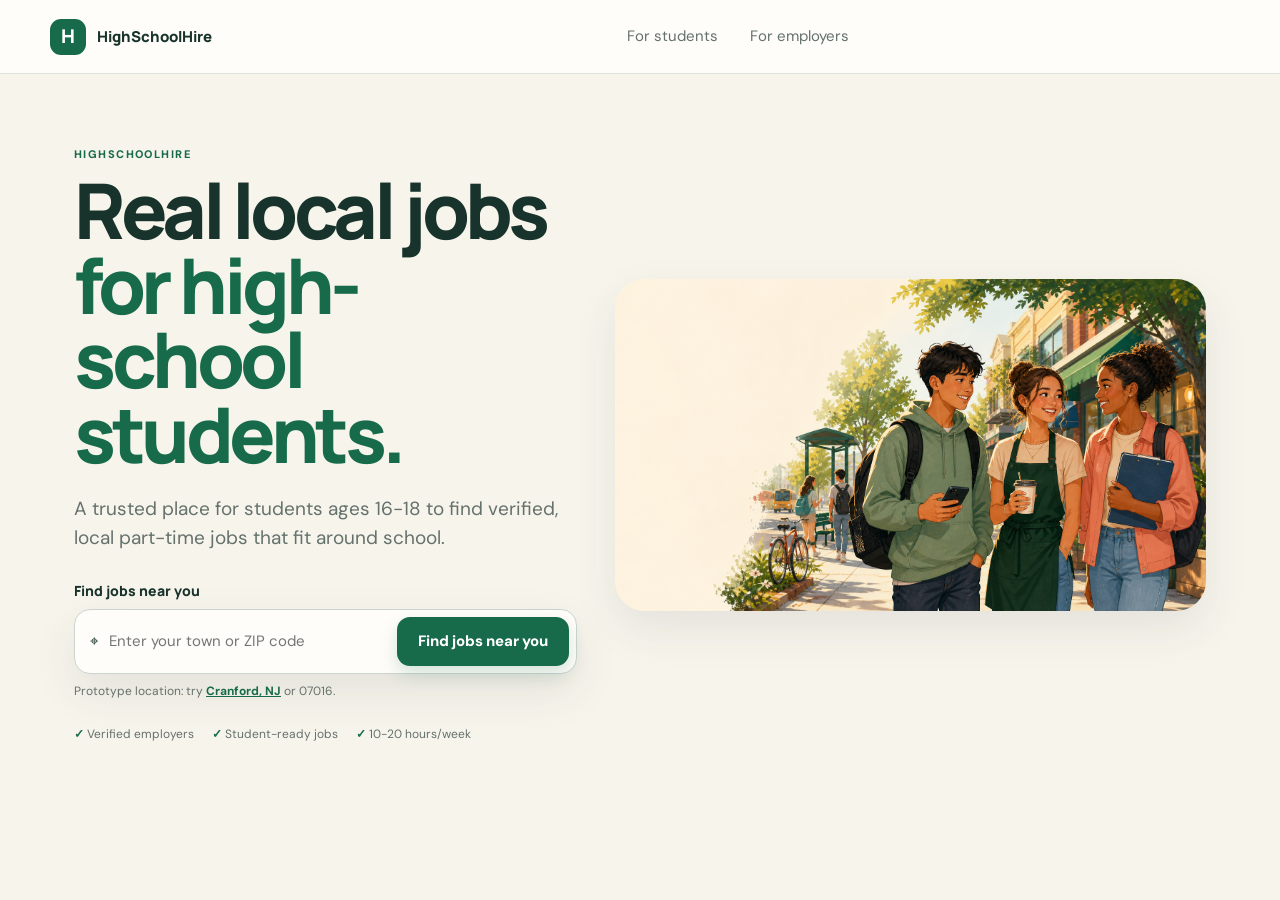
<file: index.html>
<!doctype html>
<html lang="en">
<head>
  <meta charset="UTF-8">
  <meta name="viewport" content="width=device-width, initial-scale=1.0">
  <meta name="description" content="HighSchoolHire: real local jobs for high-school students.">
  <link rel="canonical" href="https://rosina-dev.github.io/student-jobs/">
  <meta property="og:type" content="website">
  <meta property="og:site_name" content="HighSchoolHire">
  <meta property="og:title" content="HighSchoolHire — Jobs near Cranford">
  <meta property="og:description" content="Real local part-time opportunities for high-school students ages 16–18, within five miles of Cranford.">
  <meta property="og:url" content="https://rosina-dev.github.io/student-jobs/">
  <meta property="og:image" content="https://rosina-dev.github.io/student-jobs/cranford-share-clock-v3.png">
  <meta property="og:image:secure_url" content="https://rosina-dev.github.io/student-jobs/cranford-share-clock-v3.png">
  <meta property="og:image:type" content="image/png">
  <meta property="og:image:width" content="1672">
  <meta property="og:image:height" content="941">
  <meta property="og:image:alt" content="AI-generated concept of three high-school students at Cranford's downtown clock plaza">
  <meta name="twitter:card" content="summary_large_image">
  <meta name="twitter:title" content="HighSchoolHire — Jobs near Cranford">
  <meta name="twitter:description" content="Real local part-time opportunities for high-school students ages 16–18, within five miles of Cranford.">
  <meta name="twitter:image" content="https://rosina-dev.github.io/student-jobs/cranford-share-clock-v3.png">
  <title>HighSchoolHire — Real local jobs for high-school students</title>
  <link rel="preconnect" href="https://fonts.googleapis.com">
  <link rel="preconnect" href="https://fonts.gstatic.com" crossorigin>
  <link href="https://fonts.googleapis.com/css2?family=DM+Sans:wght@400;500;600;700&family=Manrope:wght@600;700;800&display=swap" rel="stylesheet">
  <link rel="stylesheet" href="styles.css?v=20260818-11">
</head>
<body>
  <header class="topbar">
    <a class="brand" href="#/" id="brand-home" aria-label="HighSchoolHire home"><span class="brand-mark">H</span><span>HighSchoolHire</span></a>
    <nav id="platform-nav" aria-label="Platform navigation"><button class="plain-nav" data-register>For students</button><button class="plain-nav" data-enter-employer>For employers</button></nav>
    <nav id="market-nav" class="hidden" aria-label="Marketplace navigation"><button class="nav-link active" data-view="jobs">Find jobs</button><button class="nav-link" data-view="applications">My applications</button><button class="nav-link" data-view="employer">For employers</button></nav>
    <button class="avatar hidden" aria-label="Open profile">JR</button>
  </header>

  <main>
    <section id="platform" class="view active-view platform-landing">
      <div class="neutral-hero shell"><div class="neutral-copy"><p class="eyebrow">HighSchoolHire</p><h1>Real local jobs<br><span>for high-school students.</span></h1><p class="landing-intro">A trusted place for students ages 16-18 to find verified, local part-time jobs that fit around school.</p><form id="location-form" class="location-form"><label for="town-search">Find jobs near you</label><div class="location-control"><span>⌖</span><input id="town-search" list="town-options" placeholder="Enter your town or ZIP code"><datalist id="town-options"><option value="Cranford, NJ"><option value="07016"></datalist><button class="primary-btn" type="submit">Find jobs near you</button></div><p>Prototype location: try <a class="inline-location" href="#/cranford" data-cranford>Cranford, NJ</a> or 07016.</p></form><div class="trust-strip"><span><strong>✓</strong> Verified employers</span><span><strong>✓</strong> Student-ready jobs</span><span><strong>✓</strong> 10-20 hours/week</span></div></div>
      <div class="platform-hero-visual"><img src="student-landing-hero.png" alt="Three high-school students balancing school and local part-time work in their neighborhood"></div>
    </div>
</section>
<section id="jobs" class="view">
            <div id="school-entry-banner" class="school-entry-banner hidden shell"><div><p class="eyebrow">School partner entry</p><strong>Opportunities for Cranford High School students</strong><span>You are viewing the same jobs-within-5-miles view available to all eligible local students.</span></div><button class="text-btn" data-normal-town>View standard town page →</button></div><div class="local-edition-bar"><div class="shell"><button class="back-platform" data-home>← All locations</button><span>Cranford, New Jersey</span><strong>Local edition</strong></div></div>
<div class="hero shell">
        <div>
          <p class="eyebrow">Cranford is your search center</p>
          <h1>Jobs near Cranford<br><span>that fit around school.</span></h1>
          <p class="hero-copy">Part-time opportunities for students ages 16-18, centered on Cranford and extending into nearby towns within 5 miles.</p>
        </div>
        <div class="hero-visual">
          <span class="hero-town-label">Cranford, NJ</span>
          <img src="cranford-hero-clock-v3.png" alt="AI-generated concept of high-school students at Cranford's downtown clock plaza">
          <aside class="safety-card">
            <div class="shield">✓</div>
            <div><strong>Safety comes standard</strong><span>Every employer and job is reviewed before you see it.</span></div>
          </aside>
        </div>
      </div>

      <div class="shell search-panel">
        <label class="search-box">
          <span>⌕</span>
          <input id="search" type="search" placeholder="Search jobs, employers, or skills" aria-label="Search jobs">
        </label>
        <button class="filter-btn active" data-filter="all">All jobs</button>
        <button class="filter-btn" data-filter="after-school">After school</button>
        <button class="filter-btn" data-filter="weekend">Weekends</button>
        <button class="filter-btn" data-filter="summer">Summer</button>
      </div>

      <div class="shell content-grid">
        <section>
          <div class="section-heading">
            <div><p class="eyebrow">Within 5 miles of Cranford</p><h2>Jobs near your starting point</h2></div>
            <p><strong id="result-count">10</strong> listings shown</p>
          </div>
          <div class="radius-control" aria-label="Search radius"><span>Search radius</span><button disabled>2 miles</button><button class="active" aria-current="true">5 miles</button><button disabled>10 miles</button><small>Approximate distances from downtown Cranford · more options later</small></div>
          <div id="job-list" class="job-list"></div>
          <div id="empty-state" class="empty-state hidden"><strong>No jobs match yet.</strong><span>Try another search or schedule.</span></div>
        </section>

        <aside class="sidebar">
          <div class="profile-card">
            <div class="progress-label"><span>Your profile</span><strong>75%</strong></div>
            <div class="progress"><span></span></div>
            <h3>Stand out to local employers</h3>
            <p>Add your availability and one skill to complete your profile.</p>
            <button class="text-btn">Complete profile →</button>
          </div>
          <div class="promise-card">
            <p class="eyebrow">Our promise</p>
            <h3>School comes first.</h3>
            <ul>
              <li>Jobs limited to 10–20 hours a week</li>
              <li>Age-appropriate duties and schedules</li>
              <li>No public phone number or address</li>
              <li>Simple report and block tools</li>
            </ul>
          </div>
        </aside>
      </div>

      <section class="shell employer-watch" aria-labelledby="watch-title">
        <div class="watch-heading"><div><p class="eyebrow">Evidence-backed employer landscape</p><h2 id="watch-title">Where student hiring is actually showing up</h2><p>Prioritized from current public listings or documented recurring youth hiring—not from business type alone. Checked August 18, 2026.</p></div></div>
        <div class="category-grid">
          <article><span class="signal strong">Strong current signal</span><div class="watch-icon">🛒</div><h3>Grocery & retail</h3><p>Most promising for steady local volume: ShopRite Garwood currently lists cashier, online-shopping, grocery and food-service roles; Five Below and Michaels have current age-16+ retail leads in Clark.</p><small>Named employers: ShopRite of Garwood, Five Below Clark, Michaels Clark</small></article>
          <article><span class="signal strong">Strong current signal</span><div class="watch-icon">🏀</div><h3>Youth programs & aquatics</h3><p>The Westfield Area YMCA currently lists 20 openings, including aftercare in Cranford and Garwood, plus aquatics roles. These schedules naturally align with school and seasonal calendars.</p><small>Named employers: Westfield Area YMCA; Cranford Pools for future seasonal cycles</small></article>
          <article><span class="signal strong">Repeated current listings</span><div class="watch-icon">☕</div><h3>Quick-service food</h3><p>Dunkin and McDonald’s explicitly publish age-16+ openings nearby. Soft N’ Yummy has a direct local application, although its age and hours still require confirmation.</p><small>Named employers: NATC Dunkin, McDonald’s Garwood, Soft N’ Yummy</small></article>
          <article><span class="signal medium">Promising, verify age</span><div class="watch-icon">🍽</div><h3>Senior-living dining</h3><p>Atria Cranford currently advertises part-time server/waitstaff work with published pay. Minimum age and weekly hours are not stated, so it remains a lead until confirmed.</p><small>Named employer: Atria Cranford</small></article>
          <article><span class="signal seasonal">Documented recurring hiring</span><div class="watch-icon">🏊</div><h3>Municipal seasonal work</h3><p>Cranford Pools documents a minimum working age of 15 and a recurring application process, but it is fully staffed for the 2026 season.</p><small>Named employer: Cranford Recreation & Parks</small></article>
          <article class="research-rule"><span class="signal neutral">Not promoted without evidence</span><div class="watch-icon">?</div><h3>Independent vendors</h3><p>Restaurants, bakeries, pizza shops, the theater and service stations are no longer labeled as places to watch unless we find a dated hiring post, application page or verified sign.</p><small>Community-submitted Instagram, Facebook and storefront leads can supply that evidence.</small></article>
        </div>
        <div class="evidence-sources"><a href="https://cta.cadienttalent.com/index.jsp?LOCATION_ID=41379753696&SEQ=locationDetails&applicationName=ShopRiteNonReqExt&locale=en_US" target="_blank" rel="noopener">ShopRite current roles ↗</a><a href="https://recruiting.paylocity.com/recruiting/jobs/All/a2010de4-50c9-427c-bb70-e3460002a1a0/YMCA-of-Westfield-NJ" target="_blank" rel="noopener">YMCA current roles ↗</a><a href="https://cranfordrecreation.org/1197/Pool-Job-Opportunities" target="_blank" rel="noopener">Cranford Pools hiring record ↗</a></div>
      </section>
      <section class="shell hiring-tip"><div class="tip-art">NOW<br><strong>HIRING?</strong></div><div><p class="eyebrow">Help uncover the jobs searches miss</p><h2>Spotted a “Now Hiring” sign?</h2><p>Send a business name, public Instagram or Facebook post, or a photo. We’ll verify the date, duties, age fit and availability first.</p></div><button class="primary-btn" data-share-tip>Share a job lead</button></section>
      <aside class="shell delivery-note"><strong>About delivery jobs</strong><span>Prepared-food driving is not shown to students under 18. Grubhub also requires drivers to be 18+.</span><a href="https://www.dol.gov/agencies/whd/fact-sheets/34-child-labor-motor-vehicles" target="_blank" rel="noopener">Why? ↗</a></aside>
    </section>

    <section id="applications" class="view shell dashboard-view">
      <p class="eyebrow">Student dashboard</p>
      <h1>My applications</h1>
      <div class="empty-applications"><div>♡</div><h2>No applications yet</h2><p>Save or apply to a current public listing and it will appear here.</p><button class="primary-btn" data-back-to-jobs>Browse current jobs</button></div>
    </section>

    <section id="employer" class="view shell dashboard-view">
      <div class="employer-hero">
        <div><p class="eyebrow">For local employers</p><h1>Meet dependable students nearby.</h1><p class="page-intro">Post a clear, age-appropriate role in minutes. We guide you through verification and youth-employment requirements.</p></div>
        <button class="primary-btn" id="start-post">Post a job</button>
      </div>
      <div class="employer-grid">
        <article><span>01</span><h3>Verify your organization</h3><p>Confirm the business and the person responsible for hiring.</p></article>
        <article><span>02</span><h3>Describe the real work</h3><p>List pay, duties, equipment, supervision, hours, and location.</p></article>
        <article><span>03</span><h3>Meet matched students</h3><p>Only receive applicants whose age and availability fit the role.</p></article>
      </div>
      <form id="job-form" class="job-form hidden">
        <div class="form-heading"><div><p class="eyebrow">New job</p><h2>Create a safe, clear posting</h2></div><button type="button" class="close-form" aria-label="Close form">×</button></div>
        <div class="form-grid">
          <label>Job title<input required name="title" placeholder="e.g. Weekend counter team member"></label>
          <label>Hourly pay<input required name="pay" placeholder="e.g. $16.00/hour"></label>
          <label>Hours per week<select required name="hours"><option>10–15 hours</option><option>15–20 hours</option></select></label>
          <label>Schedule<select required name="schedule"><option>After school</option><option>Weekends</option><option>After school + weekends</option><option>Summer</option></select></label>
          <label class="wide">Duties<textarea required name="duties" placeholder="What will the student actually do?"></textarea></label>
          <label class="check wide"><input required type="checkbox"> I confirm this role has no prohibited or hazardous duties for workers under 18.</label>
        </div>
        <div class="form-actions"><span>Listings are reviewed before publication.</span><button class="primary-btn" type="submit">Submit for review</button></div>
      </form>
    </section>
  </main>

  <dialog id="job-modal">
    <button class="modal-close" aria-label="Close">×</button>
    <div id="modal-content"></div>
  </dialog>

  <dialog id="audience-modal" class="audience-modal"><button class="audience-close modal-close" aria-label="Close">×</button><p class="eyebrow">Get started</p><h2>How will you use HighSchoolHire?</h2><div class="audience-options"><button type="button" data-audience-student><span>Student</span><small>Find and save local jobs</small></button><button type="button" data-audience-employer><span>Employer</span><small>Post a student-ready job</small></button></div></dialog>
  <dialog id="profile-modal" class="profile-modal"><button class="profile-close modal-close" aria-label="Close">×</button><p class="eyebrow">Student profile · prototype</p><h2>Tell us what works for you.</h2><p>School is optional and never controls which local jobs you can see.</p><form id="profile-form" class="profile-form"><label>Age<select required><option value="">Choose age</option><option>16</option><option>17</option><option>18</option></select></label><label>Home town or ZIP<input required value="Cranford, NJ"></label><label>School <span>Optional</span><select><option>Prefer not to say</option><option>Cranford High School</option><option>Union County Vocational-Technical Schools</option><option>Private school</option><option>Another school</option><option>Homeschool</option></select></label><p class="form-explainer">Town, age, availability, and travel range shape results. School does not.</p><button class="primary-btn" type="submit">Save profile</button></form></dialog>
  <dialog id="tip-modal" class="tip-modal"><button class="tip-close modal-close" aria-label="Close">×</button><p class="eyebrow">Community job lead</p><h2>What did you spot?</h2><p>Public social posts are welcome. Leads are checked before publication.</p><form id="tip-form" class="tip-form"><label>Business name<input required placeholder="e.g. a Cranford café"></label><label>Link or location<input required placeholder="Instagram, Facebook, or street address"></label><label>Photo of the sign <span>Optional</span><input type="file" accept="image/*"></label><label>What did it say?<textarea placeholder="Role, age, pay, hours—or anything visible"></textarea></label><label>Your contact <span>Optional</span><input type="email" placeholder="Email"></label><button class="primary-btn" type="submit">Send for verification</button></form></dialog>
  <div id="toast" role="status" aria-live="polite"></div>
  <script src="app.js?v=20260818-11"></script>
</body>
</html>
</file>
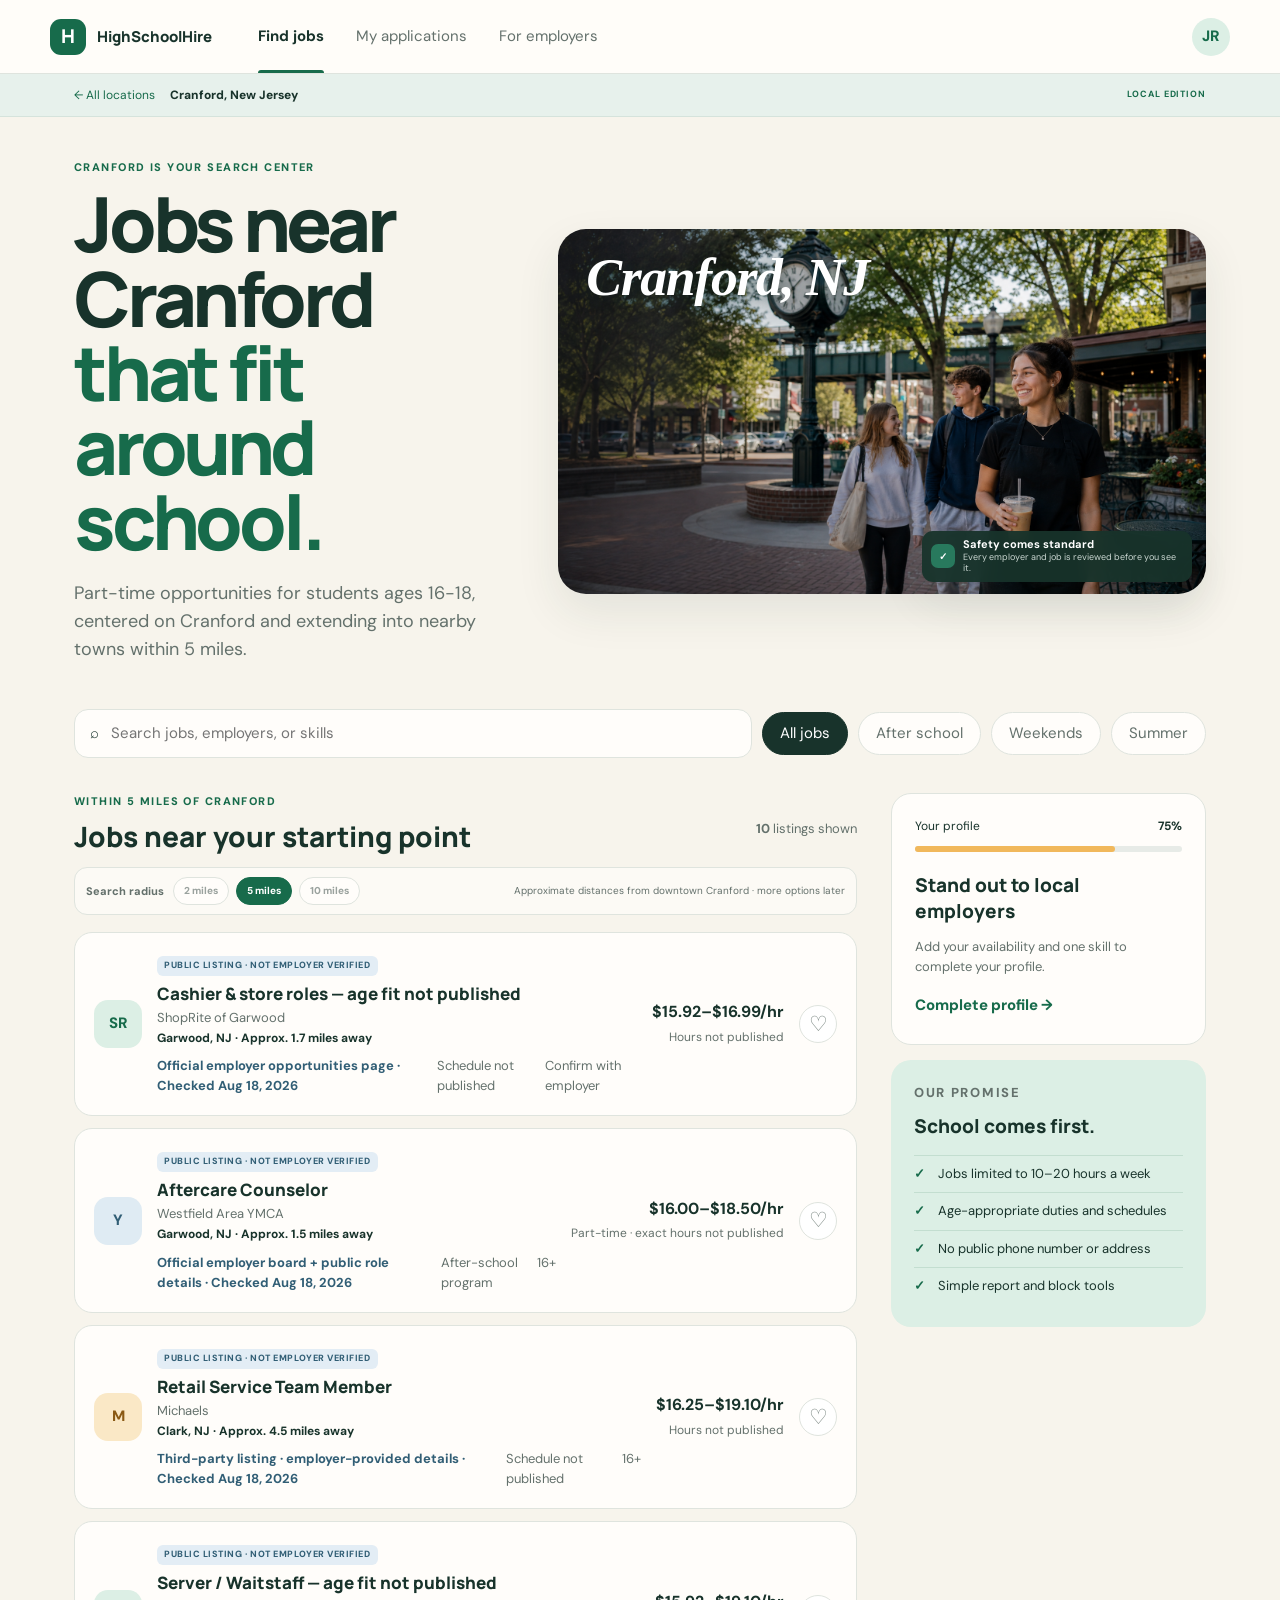
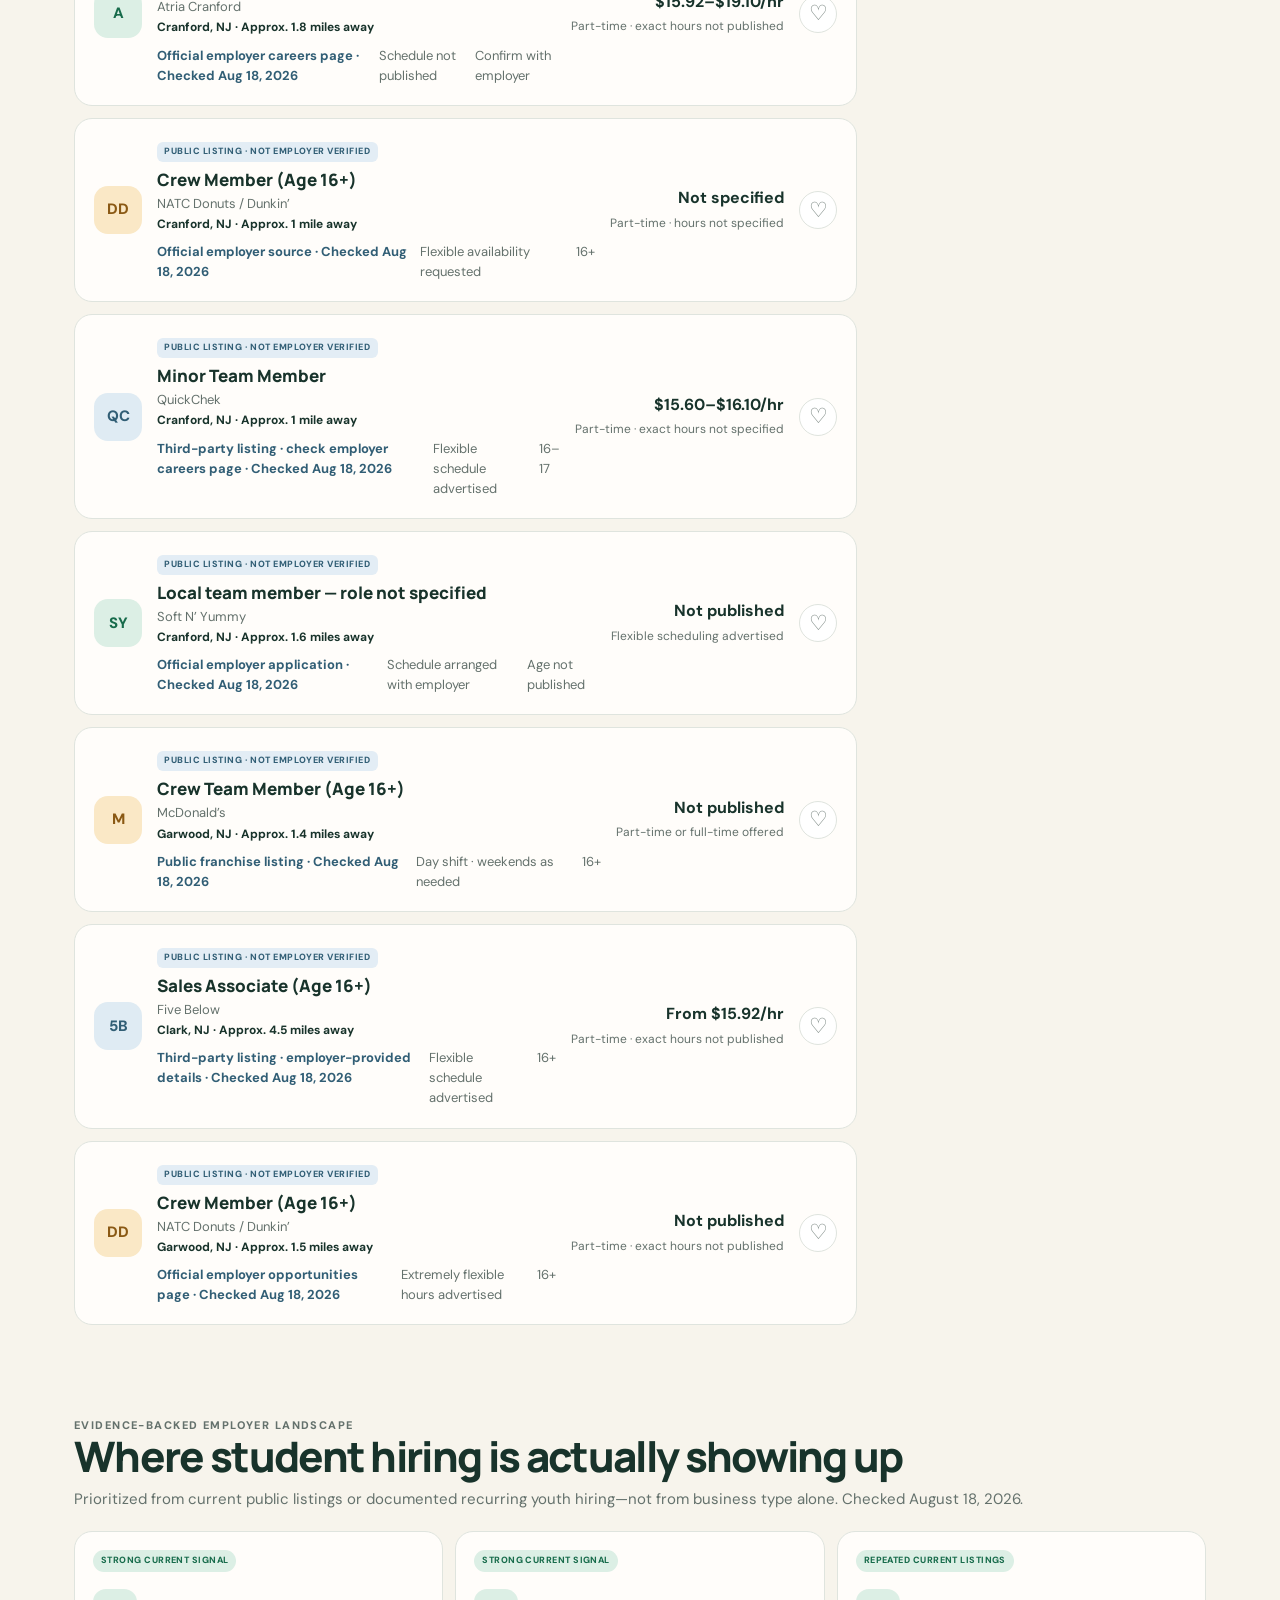
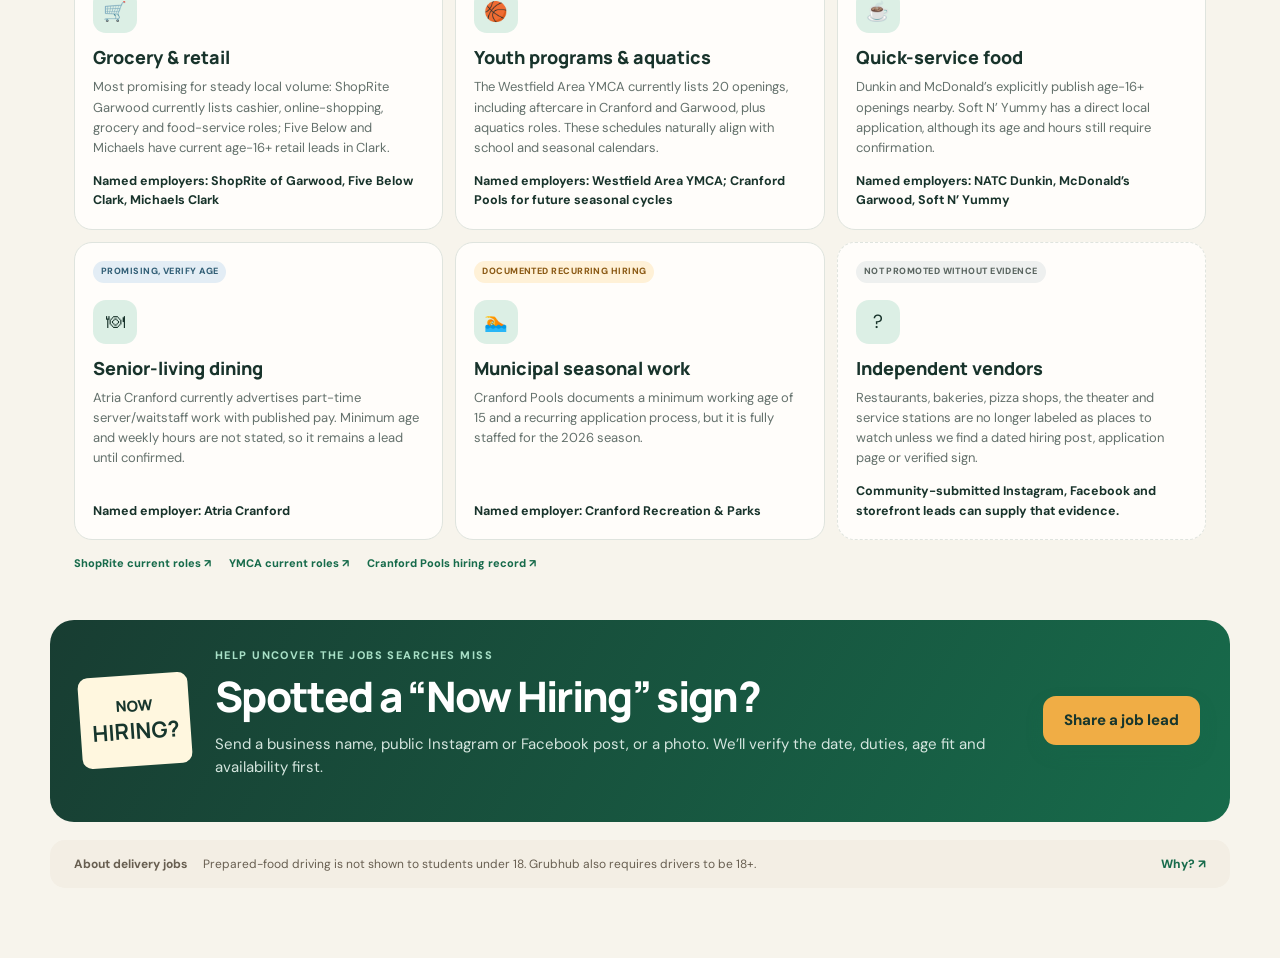
<file: cranford.html>
<!doctype html>
<html lang="en">
<head>
  <meta charset="UTF-8">
  <meta name="viewport" content="width=device-width, initial-scale=1.0">
  <meta name="description" content="Real local part-time opportunities for high-school students ages 16–18, within five miles of Cranford.">
  <link rel="canonical" href="https://rosina-dev.github.io/student-jobs/cranford.html">
  <meta property="og:type" content="website">
  <meta property="og:site_name" content="HighSchoolHire">
  <meta property="og:title" content="HighSchoolHire — Jobs near Cranford">
  <meta property="og:description" content="Real local part-time opportunities for high-school students ages 16–18, within five miles of Cranford.">
  <meta property="og:url" content="https://rosina-dev.github.io/student-jobs/cranford.html">
  <meta property="og:image" content="https://rosina-dev.github.io/student-jobs/cranford-whatsapp-v4.jpg">
  <meta property="og:image:secure_url" content="https://rosina-dev.github.io/student-jobs/cranford-whatsapp-v4.jpg">
  <meta property="og:image:type" content="image/jpeg">
  <meta property="og:image:width" content="1200">
  <meta property="og:image:height" content="630">
  <meta property="og:image:alt" content="AI-generated concept of three high-school students at Cranford's downtown clock plaza">
  <meta name="twitter:card" content="summary_large_image">
  <meta name="twitter:title" content="HighSchoolHire — Jobs near Cranford">
  <meta name="twitter:description" content="Real local part-time opportunities for high-school students ages 16–18, within five miles of Cranford.">
  <meta name="twitter:image" content="https://rosina-dev.github.io/student-jobs/cranford-whatsapp-v4.jpg">
  <meta http-equiv="refresh" content="0; url=./#/cranford">
  <title>HighSchoolHire — Jobs near Cranford</title>
</head>
<body>
  <p>Opening <a href="./#/cranford">HighSchoolHire jobs near Cranford</a>…</p>
  <script>window.location.replace('./#/cranford');</script>
</body>
</html>
</file>
<file: styles.css>
:root{--ink:#18332b;--muted:#64716c;--cream:#f7f4ec;--paper:#fffdfa;--green:#176b4b;--mint:#dcefe5;--amber:#f1b85b;--line:#dfe4de;--shadow:0 18px 45px rgba(29,54,46,.09)}
*{box-sizing:border-box}body{margin:0;background:var(--cream);color:var(--ink);font:15px/1.55 "DM Sans",sans-serif}.topbar{height:74px;padding:0 max(24px,calc((100vw - 1180px)/2));display:flex;align-items:center;gap:34px;background:rgba(255,253,250,.94);border-bottom:1px solid var(--line);position:sticky;top:0;z-index:10;backdrop-filter:blur(12px)}button,input,select,textarea{font:inherit}.brand{display:flex;align-items:center;gap:11px;color:var(--ink);font-family:Manrope,sans-serif;font-weight:800;text-decoration:none;white-space:nowrap}.brand small{display:block;color:#89938f;font:500 9px/1.1 "DM Sans";text-transform:uppercase;letter-spacing:.11em}.brand-mark{width:36px;height:36px;border-radius:11px;display:grid;place-items:center;color:white;background:var(--green);font-size:19px}.topbar nav{display:flex;align-self:stretch;gap:8px;margin-right:auto}.nav-link{border:0;background:none;color:var(--muted);padding:0 12px;cursor:pointer;position:relative}.nav-link.active{color:var(--ink);font-weight:700}.nav-link.active:after{content:"";position:absolute;bottom:0;left:12px;right:12px;height:3px;background:var(--green);border-radius:3px 3px 0 0}.avatar{border:0;background:var(--mint);color:var(--green);font-weight:800;width:38px;height:38px;border-radius:50%;cursor:pointer}.shell{max-width:1180px;margin-inline:auto;padding-inline:24px}.hero{display:grid;grid-template-columns:1.4fr .75fr;gap:60px;align-items:end;padding-top:64px;padding-bottom:45px}.eyebrow{text-transform:uppercase;letter-spacing:.13em;font-size:11px;font-weight:800;color:var(--green);margin:0 0 10px}.hero h1,.dashboard-view h1{font:800 clamp(44px,6vw,76px)/.98 Manrope,sans-serif;letter-spacing:-.055em;margin:0}.hero h1 span{color:var(--green)}.hero-copy,.page-intro{color:var(--muted);font-size:18px;max-width:630px;margin:22px 0 0}.safety-card{background:var(--ink);color:white;border-radius:22px;padding:23px;display:flex;gap:15px;align-items:center;box-shadow:var(--shadow)}.safety-card strong,.safety-card span{display:block}.safety-card span{color:#cad6d1;font-size:13px;margin-top:3px}.shield{flex:0 0 43px;height:43px;border-radius:14px;display:grid;place-items:center;background:#28795d;font-weight:bold}.search-panel{display:flex;gap:10px;align-items:center;padding-bottom:35px}.search-box{height:49px;flex:1;background:var(--paper);border:1px solid var(--line);border-radius:14px;display:flex;align-items:center;padding:0 15px;gap:10px}.search-box input{border:0;outline:0;width:100%;background:transparent;color:var(--ink)}.filter-btn{height:43px;border-radius:22px;border:1px solid var(--line);background:var(--paper);color:var(--muted);padding:0 17px;cursor:pointer}.filter-btn.active{background:var(--ink);border-color:var(--ink);color:white}.content-grid{display:grid;grid-template-columns:minmax(0,1fr) 315px;gap:34px;padding-bottom:70px}.section-heading{display:flex;justify-content:space-between;align-items:end;margin-bottom:18px}.section-heading h2{font:800 28px/1.15 Manrope;margin:0}.section-heading>p{color:var(--muted);font-size:13px}.job-list{display:grid;gap:12px}.job-card{background:var(--paper);border:1px solid var(--line);border-radius:18px;padding:19px;display:grid;grid-template-columns:48px 1fr auto;gap:15px;align-items:center;cursor:pointer;transition:.2s}.job-card:hover{transform:translateY(-2px);border-color:#9cb9ad;box-shadow:var(--shadow)}.company-logo{width:48px;height:48px;border-radius:14px;display:grid;place-items:center;font-weight:800}.green{background:var(--mint);color:var(--green)}.amber{background:#fae8c6;color:#8a5914}.blue{background:#dfebf3;color:#315e75}.job-card h3,.application-card h3{margin:0 0 3px;font:800 17px Manrope}.job-card p,.job-card span,.application-card span{margin:0;color:var(--muted);font-size:13px}.job-meta{display:flex;gap:13px;margin-top:8px}.verified{color:var(--green)!important;font-weight:700}.pay{text-align:right}.pay strong{display:block;font-size:16px}.pay span{font-size:12px}.sidebar{display:grid;gap:15px;align-content:start}.profile-card,.promise-card{border-radius:20px;padding:23px;background:var(--paper);border:1px solid var(--line)}.progress-label{display:flex;justify-content:space-between;font-size:12px}.progress{height:6px;background:#e7ebe7;border-radius:6px;margin:10px 0 20px}.progress span{display:block;width:75%;height:100%;background:var(--amber);border-radius:6px}.sidebar h3{font:800 19px Manrope;margin:0 0 7px}.sidebar p{color:var(--muted);font-size:13px}.text-btn{border:0;background:none;color:var(--green);font-weight:800;padding:4px 0;cursor:pointer}.promise-card{background:var(--mint);border:0}.promise-card ul{list-style:none;padding:0;margin:16px 0 0}.promise-card li{padding:8px 0 8px 24px;position:relative;font-size:13px;border-top:1px solid rgba(23,107,75,.13)}.promise-card li:before{content:"✓";position:absolute;left:0;color:var(--green);font-weight:bold}.view{display:none}.active-view{display:block}.dashboard-view{padding-top:62px;padding-bottom:80px}.dashboard-view h1{font-size:52px}.status-row{display:grid;grid-template-columns:repeat(3,1fr);gap:15px;margin:40px 0 24px}.status-row article{background:var(--paper);border:1px solid var(--line);border-radius:18px;padding:22px}.status-row strong,.status-row span{display:block}.status-row strong{font:800 32px Manrope}.status-row span{color:var(--muted)}.application-card{background:var(--paper);border:1px solid var(--line);border-radius:18px;padding:18px;margin-top:12px;display:grid;grid-template-columns:48px 1fr auto;gap:15px;align-items:center}.status-pill{background:var(--mint);color:var(--green)!important;border-radius:20px;padding:7px 12px;font-weight:700}.status-pill.neutral{background:#edf0ed;color:var(--muted)!important}.employer-hero{display:grid;grid-template-columns:1fr auto;align-items:end;gap:50px}.primary-btn{border:0;background:var(--green);color:white;border-radius:13px;padding:13px 21px;font-weight:800;cursor:pointer;box-shadow:0 8px 18px rgba(23,107,75,.18)}.employer-grid{display:grid;grid-template-columns:repeat(3,1fr);gap:15px;margin-top:42px}.employer-grid article{background:var(--paper);padding:24px;border:1px solid var(--line);border-radius:18px}.employer-grid article>span{color:var(--green);font-weight:800}.employer-grid h3{font:800 18px Manrope;margin:18px 0 7px}.employer-grid p{color:var(--muted);font-size:13px}.job-form{background:var(--paper);border:1px solid var(--line);border-radius:22px;margin-top:24px;padding:26px;box-shadow:var(--shadow)}.form-heading{display:flex;justify-content:space-between}.form-heading h2{font:800 26px Manrope;margin:0}.close-form,.modal-close{border:0;background:none;font-size:28px;color:var(--muted);cursor:pointer}.form-grid{display:grid;grid-template-columns:1fr 1fr;gap:17px;margin-top:25px}.form-grid label{font-size:12px;font-weight:800}.form-grid input,.form-grid select,.form-grid textarea{display:block;width:100%;margin-top:7px;border:1px solid var(--line);border-radius:11px;padding:11px;background:white;color:var(--ink)}.form-grid textarea{height:90px;resize:vertical}.form-grid .wide{grid-column:1/-1}.form-grid .check{display:flex;align-items:center;gap:8px;font-weight:500}.form-grid .check input{width:auto;margin:0}.form-actions{display:flex;align-items:center;justify-content:space-between;margin-top:20px;color:var(--muted);font-size:12px}.hidden{display:none!important}.empty-state{padding:50px;text-align:center;background:var(--paper);border:1px dashed #bdc8c2;border-radius:18px}.empty-state strong,.empty-state span{display:block}.empty-state span{color:var(--muted)}dialog{width:min(600px,calc(100vw - 30px));border:0;border-radius:24px;padding:28px;color:var(--ink);box-shadow:0 35px 90px rgba(18,45,36,.28)}dialog::backdrop{background:rgba(15,34,28,.62);backdrop-filter:blur(3px)}.modal-close{float:right}.modal-head{display:flex;gap:15px;align-items:center;margin-bottom:20px}.modal-head h2{font:800 27px Manrope;margin:0}.detail-grid{display:grid;grid-template-columns:1fr 1fr;gap:10px;margin:18px 0}.detail-grid div{background:var(--cream);border-radius:12px;padding:13px}.detail-grid span,.detail-grid strong{display:block}.detail-grid span{color:var(--muted);font-size:11px;text-transform:uppercase;letter-spacing:.08em}.modal-note{background:var(--mint);border-radius:13px;padding:14px;font-size:13px}.modal-actions{display:flex;justify-content:flex-end;margin-top:22px}#toast{position:fixed;right:22px;bottom:22px;background:var(--ink);color:white;padding:13px 18px;border-radius:12px;box-shadow:var(--shadow);opacity:0;transform:translateY(15px);transition:.25s;pointer-events:none;z-index:30}#toast.show{opacity:1;transform:none}
@media(max-width:850px){.topbar{padding:0 16px}.topbar nav{position:fixed;bottom:0;left:0;right:0;height:62px;background:var(--paper);border-top:1px solid var(--line);justify-content:space-around;z-index:20}.nav-link{flex:1}.nav-link.active:after{top:0;bottom:auto}.hero{grid-template-columns:1fr;padding-top:40px;gap:28px}.hero h1{font-size:52px}.search-panel{overflow:auto}.search-box{min-width:260px}.content-grid{grid-template-columns:1fr}.sidebar{grid-template-columns:1fr 1fr}.employer-grid{grid-template-columns:1fr}.dashboard-view{padding-bottom:90px}}
@media(max-width:580px){.brand small{display:none}.hero h1{font-size:43px}.hero-copy{font-size:16px}.search-panel{padding-inline:16px}.content-grid{padding-inline:16px}.section-heading{align-items:start}.section-heading>p{display:none}.job-card{grid-template-columns:44px 1fr}.pay{grid-column:2;text-align:left;display:flex;gap:5px}.job-meta{flex-wrap:wrap;gap:5px 10px}.sidebar{grid-template-columns:1fr}.status-row{grid-template-columns:1fr 1fr}.status-row article:last-child{grid-column:1/-1}.application-card{grid-template-columns:48px 1fr}.status-pill{grid-column:2;justify-self:start}.employer-hero{grid-template-columns:1fr;align-items:start}.form-grid{grid-template-columns:1fr}.form-grid .wide{grid-column:auto}.form-actions{align-items:flex-end;gap:15px}.detail-grid{grid-template-columns:1fr}.dashboard-view h1{font-size:42px}}

/* Teen-friendly local hero and saved-job controls */
.hero{grid-template-columns:.82fr 1.18fr;gap:34px;align-items:center;padding-top:42px}
.hero-visual{position:relative;min-width:0}.hero-visual img{display:block;width:100%;aspect-ratio:16/9;object-fit:cover;border-radius:28px;box-shadow:var(--shadow)}
.hero-visual .safety-card{position:absolute;left:20px;right:20px;bottom:18px;padding:16px 18px;border-radius:18px;background:rgba(24,51,43,.94);backdrop-filter:blur(8px)}
.job-card{grid-template-columns:48px 1fr auto auto}.sample-label{display:inline-flex!important;width:max-content;margin-bottom:6px!important;padding:3px 7px;border-radius:6px;background:#f1ece1;color:#756d60!important;font-size:9px!important;font-weight:800;text-transform:uppercase;letter-spacing:.08em}
.save-job{width:38px;height:38px;border:1px solid var(--line);border-radius:50%;background:white;color:#7b8782;font-size:21px;line-height:1;cursor:pointer;transition:.2s}.save-job:hover,.save-job.saved{color:#d34e62;border-color:#efb5be;background:#fff3f5}
@media(max-width:850px){.hero{grid-template-columns:1fr}.hero-visual .safety-card{position:absolute}}@media(max-width:580px){.job-card{grid-template-columns:44px 1fr auto}.save-job{grid-column:3;grid-row:1/3}.hero-visual img{border-radius:20px}.hero-visual .safety-card{position:relative;left:auto;right:auto;bottom:auto;margin-top:-12px}}

/* Platform landing and town-first architecture */
.plain-nav,.header-cta{border:0;background:none;color:var(--muted);padding:10px 12px;cursor:pointer}.header-cta{background:var(--ink);color:white;border-radius:11px;padding-inline:17px;font-weight:700}#platform-nav{display:flex;gap:8px;margin-left:auto;align-items:center}.platform-landing{min-height:calc(100vh - 74px);overflow:hidden}.neutral-hero{display:grid;grid-template-columns:1.02fr .98fr;gap:60px;align-items:center;padding-top:76px;padding-bottom:64px}.neutral-copy h1{font:800 clamp(48px,6vw,78px)/.97 Manrope,sans-serif;letter-spacing:-.058em;margin:0}.neutral-copy h1 span{color:var(--green)}.landing-intro{max-width:590px;color:var(--muted);font-size:19px;margin:23px 0 28px}.location-form>label{display:block;font:800 14px Manrope;margin-bottom:9px}.location-control{max-width:610px;display:flex;align-items:center;gap:9px;padding:7px 7px 7px 15px;border:1px solid #cbd5cf;border-radius:16px;background:var(--paper);box-shadow:var(--shadow)}.location-control input{min-width:0;flex:1;border:0;outline:0;background:transparent}.location-control .primary-btn{white-space:nowrap}.location-form>p{margin:8px 0 0;color:var(--muted);font-size:12px}.inline-location{border:0;background:none;color:var(--green);font-weight:700;padding:0;cursor:pointer}.trust-strip{display:flex;flex-wrap:wrap;gap:18px;margin-top:24px;color:var(--muted);font-size:12px}.trust-strip strong{color:var(--green)}.neutral-visual{height:500px;position:relative;border-radius:42px;background:linear-gradient(145deg,#e2f1e9,#f8e9ca 56%,#dbeaf2);overflow:hidden;box-shadow:var(--shadow)}.orbit{position:absolute;border:1px solid rgba(23,107,75,.18);border-radius:50%}.orbit-one{width:370px;height:370px;left:65px;top:60px}.orbit-two{width:250px;height:250px;left:125px;top:120px}.visual-center{position:absolute;left:50%;top:50%;transform:translate(-50%,-50%);width:150px;height:150px;border-radius:50%;display:grid;place-content:center;text-align:center;background:var(--ink);color:white;box-shadow:0 22px 45px rgba(24,51,43,.23)}.visual-center>span{font-size:24px;color:var(--amber)}.visual-center strong,.visual-center small{display:block}.visual-center small{color:#c9d7d1}.float-card{position:absolute;display:flex;align-items:center;gap:10px;padding:13px 15px;border-radius:15px;background:rgba(255,253,250,.94);box-shadow:0 14px 30px rgba(29,54,46,.14)}.float-card>span{width:36px;height:36px;display:grid;place-items:center;border-radius:10px;background:var(--mint);color:var(--green)}.float-card strong,.float-card small{display:block}.float-card small{color:var(--muted);font-size:11px}.cafe-card{left:28px;top:75px}.library-card{right:28px;top:117px}.rec-card{left:55px;bottom:67px}.verified-bubble{position:absolute;right:28px;bottom:72px;background:var(--green);color:white;padding:10px 14px;border-radius:20px;font-size:12px;font-weight:700}.audience-row{display:grid;grid-template-columns:repeat(3,1fr);gap:14px;padding-bottom:42px}.audience-row article{padding:23px;border-radius:18px;background:var(--paper);border:1px solid var(--line)}.audience-row article>span{color:var(--green);font-weight:800}.audience-row h2{font:800 18px Manrope;margin:12px 0 5px}.audience-row p{color:var(--muted);font-size:13px;margin:0}.platform-note{display:flex;justify-content:space-between;gap:20px;margin-bottom:70px;padding:22px 25px;border-radius:18px;background:var(--ink);color:white}.platform-note span{color:#c9d7d1}.local-edition-bar{background:#e7f1ec;border-bottom:1px solid #d5e3dc}.local-edition-bar .shell{height:42px;display:flex;align-items:center;gap:15px;font-size:12px}.local-edition-bar span{font-weight:800}.local-edition-bar strong{margin-left:auto;color:var(--green);text-transform:uppercase;letter-spacing:.1em;font-size:9px}.back-platform{border:0;background:none;color:var(--green);cursor:pointer;padding:0}.school-entry-banner{margin-top:18px;padding:17px 20px;display:flex;align-items:center;justify-content:space-between;gap:25px;background:#fff1d8;border:1px solid #efc97d;border-radius:16px}.school-entry-banner strong,.school-entry-banner span{display:block}.school-entry-banner span{color:var(--muted);font-size:12px}.profile-modal h2{font:800 28px Manrope;margin:0}.profile-modal>p{color:var(--muted)}.profile-form{display:grid;gap:14px;margin-top:22px}.profile-form label{font-size:12px;font-weight:800}.profile-form label>span{color:var(--muted);font-weight:500}.profile-form input,.profile-form select{display:block;width:100%;margin-top:6px;border:1px solid var(--line);border-radius:11px;padding:11px;background:white}.form-explainer{background:var(--mint);padding:12px;border-radius:11px;color:var(--green);font-size:12px}.profile-form .primary-btn{justify-self:end}
@media(max-width:900px){.neutral-hero{grid-template-columns:1fr;padding-top:48px}.neutral-visual{height:410px}.audience-row{grid-template-columns:1fr}.platform-note{flex-direction:column}.topbar #platform-nav .plain-nav{display:none}}
@media(max-width:580px){.neutral-copy h1{font-size:44px}.neutral-hero{padding-inline:18px;gap:34px}.neutral-visual{height:330px;border-radius:28px}.orbit-one{left:20px;top:20px}.visual-center{width:120px;height:120px}.float-card{padding:9px}.library-card{right:10px}.cafe-card{left:10px;top:45px}.rec-card{left:14px;bottom:38px}.verified-bubble{right:12px;bottom:40px}.location-control{align-items:stretch;flex-wrap:wrap}.location-control input{min-height:42px}.location-control .primary-btn{width:100%}.school-entry-banner{margin-inline:15px;align-items:flex-start;flex-direction:column}}

.hero-town-label{position:absolute;top:18px;left:20px;z-index:2;display:flex;align-items:center;gap:7px;padding:8px 12px;border:1px solid rgba(255,255,255,.65);border-radius:20px;background:rgba(255,253,250,.9);color:var(--ink);font:800 12px Manrope,sans-serif;box-shadow:0 8px 20px rgba(24,51,43,.13);backdrop-filter:blur(8px)}
.hero-town-label:before{content:"";width:7px;height:7px;border-radius:50%;background:var(--green)}
@media(max-width:580px){.hero-town-label{top:12px;left:12px}}

/* Teen-focused visual job preview */
.job-drop{padding-top:25px;padding-bottom:85px}.job-drop-heading{display:grid;grid-template-columns:1fr .75fr;gap:50px;align-items:end}.job-drop-heading h2{font:800 clamp(36px,5vw,60px)/.98 Manrope,sans-serif;letter-spacing:-.05em;margin:0}.job-drop-heading h2 span{color:var(--green)}.job-drop-heading>p{color:var(--muted);max-width:430px;margin:0 0 5px}.energy-tags{display:flex;gap:9px;overflow:hidden;margin:32px 0 27px}.energy-tags span{flex:0 0 auto;padding:7px 11px;border:1px solid #bdccc4;border-radius:20px;color:var(--green);background:rgba(255,253,250,.65);font-size:10px;font-weight:800;letter-spacing:.08em}.preview-deck{min-height:320px;display:flex;justify-content:center;align-items:center;padding:28px 40px;position:relative;border-radius:32px;background:linear-gradient(120deg,#dcefe5,#f6e6c5 52%,#dceaf2);overflow:hidden}.preview-deck:before,.preview-deck:after{content:"";position:absolute;border-radius:50%;border:1px solid rgba(23,107,75,.15)}.preview-deck:before{width:400px;height:400px;left:-90px;top:-180px}.preview-deck:after{width:310px;height:310px;right:-65px;bottom:-180px}.preview-job{width:270px;min-height:226px;padding:20px;border-radius:22px;background:var(--paper);border:1px solid rgba(255,255,255,.7);box-shadow:0 20px 38px rgba(24,51,43,.15);position:relative;z-index:1}.preview-cafe{transform:rotate(-4deg) translateX(18px)}.preview-library{z-index:3;transform:translateY(-12px)}.preview-rec{transform:rotate(4deg) translateX(-18px)}.preview-top,.preview-details{display:flex;align-items:center;justify-content:space-between}.preview-icon{width:44px;height:44px;display:grid;place-items:center;border-radius:13px;background:var(--mint);font-size:20px}.preview-heart{font-size:26px;color:#cf5264}.preview-sample{display:block;margin-top:18px;color:#8a7e6b;font-size:9px;font-weight:800;text-transform:uppercase;letter-spacing:.06em}.preview-job h3{font:800 21px Manrope,sans-serif;margin:6px 0 18px}.preview-details{padding-top:12px;border-top:1px solid var(--line);color:var(--muted)}.preview-details strong{color:var(--ink);font-size:17px}.preview-job small{display:block;color:var(--green);font-weight:700;margin-top:12px}.preview-library .preview-icon{background:#dfebf3;color:#315e75}.preview-rec .preview-icon{background:#fae8c6;color:#8a5914}.cross-audience-line{text-align:center;color:var(--muted);font-size:16px;margin:28px 0 0}.cross-audience-line strong{color:var(--ink)}
@media(max-width:760px){.job-drop-heading{grid-template-columns:1fr;gap:15px}.energy-tags{margin-right:-24px}.preview-deck{min-height:570px;display:block;padding:35px 20px}.preview-job{width:min(285px,80vw);margin:auto}.preview-cafe{transform:rotate(-3deg) translate(-26px,0)}.preview-library{transform:translate(28px,-20px)}.preview-rec{transform:rotate(3deg) translate(-20px,-40px)}}

/* Simplified platform hero: lower visual deck carries the imagery */
.neutral-hero{grid-template-columns:1fr;display:block;padding-top:72px;padding-bottom:52px}
.neutral-copy{max-width:860px}
.neutral-copy h1{max-width:820px}
.neutral-copy .landing-intro{max-width:680px}
.neutral-copy .location-form{max-width:680px}
@media(max-width:580px){.neutral-hero{padding-top:46px;padding-bottom:40px}}

/* Large editorial town lettering */
.hero-town-label{top:22px;left:28px;padding:0;border:0;border-radius:0;background:transparent;color:#fff;font:italic 700 clamp(34px,4.2vw,58px)/1 Georgia,"Times New Roman",serif;letter-spacing:-.025em;text-shadow:0 3px 18px rgba(16,38,31,.65);box-shadow:none;backdrop-filter:none}
.hero-town-label:before{display:none}
@media(max-width:580px){.hero-town-label{top:16px;left:18px;font-size:36px}}

/* Spacing after removing category tags */
.job-drop-heading{margin-bottom:28px}

/* Relatable student illustration on the neutral platform hero */
.neutral-hero{display:grid;grid-template-columns:minmax(0,.92fr) minmax(430px,1.08fr);gap:38px;align-items:center;max-width:1180px}
.neutral-copy{max-width:720px}
.platform-hero-visual{min-width:0}
.platform-hero-visual img{display:block;width:100%;aspect-ratio:16/9;object-fit:cover;object-position:center;border-radius:30px;box-shadow:var(--shadow)}
@media(max-width:900px){.neutral-hero{display:grid;grid-template-columns:1fr;gap:32px}.platform-hero-visual{max-width:760px}.platform-hero-visual img{border-radius:24px}}
@media(max-width:580px){.neutral-hero{padding-inline:18px}.platform-hero-visual img{border-radius:20px}}

/* Responsive audience navigation */
.mobile-start{display:none}.audience-modal{width:min(520px,calc(100vw - 28px))}.audience-modal h2{font:800 28px Manrope,sans-serif;margin:0 0 22px}.audience-options{display:grid;grid-template-columns:1fr 1fr;gap:12px}.audience-options button{border:1px solid var(--line);border-radius:17px;background:var(--paper);color:var(--ink);padding:22px;text-align:left;cursor:pointer;transition:.2s}.audience-options button:hover{transform:translateY(-2px);border-color:#8fb3a3;box-shadow:var(--shadow)}.audience-options span,.audience-options small{display:block}.audience-options span{font:800 19px Manrope,sans-serif}.audience-options small{margin-top:5px;color:var(--muted)}
@media(max-width:900px){#platform-nav .mobile-start{display:inline-flex;align-items:center}.topbar #platform-nav .plain-nav{display:none}}
@media(max-width:480px){.audience-options{grid-template-columns:1fr}}

/* Compact safety overlay for local town hero */
.hero-visual .safety-card{left:auto;right:14px;bottom:12px;width:min(270px,calc(100% - 28px));padding:7px 9px;gap:8px;border-radius:11px}
.hero-visual .safety-card .shield{flex:0 0 24px;height:24px;border-radius:7px;font-size:10px}
.hero-visual .safety-card strong{font-size:11px;line-height:1.2}
.hero-visual .safety-card span{font-size:9px;line-height:1.25;margin-top:1px}
@media(max-width:580px){.hero-visual .safety-card{position:absolute;left:auto;right:8px;bottom:8px;width:min(260px,calc(100% - 16px));margin:0;padding:6px 8px}}

/* Public-source job listings */
.public-label{display:inline-flex!important;width:max-content;margin-bottom:6px!important;padding:3px 7px;border-radius:6px;background:#e3edf5;color:#315e75!important;font-size:9px!important;font-weight:800;text-transform:uppercase;letter-spacing:.06em}.public-source{color:#315e75!important;font-weight:700}.source-link{text-decoration:none;display:inline-flex;align-items:center}

/* Local employer intelligence and community leads */
.employer-watch{padding-top:12px;padding-bottom:48px}.watch-heading{display:flex;align-items:end;justify-content:space-between;gap:28px;margin-bottom:20px}.watch-heading h2,.hiring-tip h2{font:800 clamp(28px,4vw,42px)/1.05 Manrope;letter-spacing:-.04em;margin:0}.watch-heading p{color:var(--muted);margin:10px 0 0}.directory-link,.watch-grid>a,.delivery-note a{color:var(--green);font-weight:800;text-decoration:none}.watch-grid{display:grid;grid-template-columns:repeat(2,minmax(0,1fr));gap:12px}.watch-grid article{display:grid;grid-template-columns:44px 1fr auto;gap:13px;background:var(--paper);border:1px solid var(--line);border-radius:17px;padding:17px}.watch-icon{width:44px;height:44px;border-radius:13px;display:grid;place-items:center;background:var(--mint);font-size:19px}.watch-grid h3{font:800 16px Manrope;margin:0}.watch-grid p{color:var(--muted);font-size:12px;margin:2px 0 8px}.watch-grid small{display:block;color:var(--muted);margin-top:7px}.watch-grid>a{font-size:11px}.watch-status{display:inline-flex;padding:4px 8px;border-radius:999px;background:#eef0ef;color:#59645f;font-size:10px;font-weight:800;text-transform:uppercase}.seasonal-label{background:#fff1d7;color:#8a5914}.not-fit-label{background:#f9e5e8;color:#8c4250}.hiring-tip{margin-bottom:18px;padding:27px 30px;display:grid;grid-template-columns:110px 1fr auto;align-items:center;gap:25px;border-radius:24px;background:linear-gradient(120deg,#183d32,#176b4b);color:white}.hiring-tip .eyebrow{color:#a8e0c7}.hiring-tip p{color:#d5e6df}.hiring-tip .primary-btn{background:#f0ad45;color:#17362d}.tip-art{padding:20px 10px;transform:rotate(-4deg);border-radius:10px;background:#fff7df;color:#17362d;text-align:center;font:800 15px Manrope}.tip-art strong{font-size:22px}.delivery-note{margin-bottom:70px;display:grid;grid-template-columns:auto 1fr auto;gap:16px;background:#f3eee4;border-radius:15px;padding-block:15px;color:#685f51;font-size:12px}.tip-modal h2{font:800 28px Manrope}.tip-form{display:grid;gap:13px}.tip-form label{font-size:12px;font-weight:800}.tip-form input,.tip-form textarea{display:block;width:100%;margin-top:6px;border:1px solid var(--line);border-radius:11px;padding:11px}.tip-form textarea{min-height:82px}.tip-form .primary-btn{justify-self:end}
@media(max-width:850px){.watch-grid{grid-template-columns:1fr}.hiring-tip{grid-template-columns:90px 1fr}.hiring-tip .primary-btn{grid-column:2;justify-self:start}.delivery-note{grid-template-columns:1fr}}
@media(max-width:580px){.watch-heading{display:block}.directory-link{display:inline-block;margin-top:12px}.watch-grid article{grid-template-columns:40px 1fr}.watch-grid>a{grid-column:2}.hiring-tip{grid-template-columns:1fr;margin-inline:16px}.hiring-tip .primary-btn{grid-column:1}.tip-art{display:none}.delivery-note{margin-inline:16px}.employer-watch{padding-inline:16px}}

.empty-applications{margin-top:36px;padding:62px 24px;text-align:center;background:var(--paper);border:1px solid var(--line);border-radius:22px}.empty-applications>div{font-size:38px;color:#d34e62}.empty-applications h2{font:800 26px Manrope;margin:8px 0}.empty-applications p{color:var(--muted);margin:0 0 20px}

/* Town-centered radius search */
.job-location{color:var(--ink);font-size:12px}.radius-control{display:flex;align-items:center;gap:7px;margin:-3px 0 17px;padding:9px 11px;border:1px solid var(--line);border-radius:13px;background:rgba(255,253,250,.65)}.radius-control>span{font-size:11px;font-weight:800;color:var(--muted);margin-right:2px}.radius-control button{border:1px solid var(--line);border-radius:999px;background:var(--paper);color:#9aa29e;padding:5px 10px;font-size:10px;font-weight:800}.radius-control button.active{background:var(--green);border-color:var(--green);color:white}.radius-control small{margin-left:auto;color:var(--muted);font-size:10px}
@media(max-width:580px){.radius-control{flex-wrap:wrap}.radius-control small{width:100%;margin-left:0}}

/* Evidence-backed employer categories */
.category-grid{display:grid;grid-template-columns:repeat(3,minmax(0,1fr));gap:12px}.category-grid article{position:relative;display:flex;flex-direction:column;align-items:flex-start;min-height:245px;padding:18px;background:var(--paper);border:1px solid var(--line);border-radius:18px}.category-grid .watch-icon{margin:17px 0 12px}.category-grid h3{font:800 18px Manrope;margin:0}.category-grid p{color:var(--muted);font-size:13px;margin:8px 0 14px}.category-grid small{margin-top:auto;color:var(--ink);font-weight:700}.signal{display:inline-flex;padding:4px 8px;border-radius:999px;font-size:9px;font-weight:800;text-transform:uppercase;letter-spacing:.05em}.signal.strong{background:var(--mint);color:var(--green)}.signal.medium{background:#e3edf5;color:#315e75}.signal.seasonal{background:#fff1d7;color:#8a5914}.signal.neutral{background:#eef0ef;color:#59645f}.research-rule{border-style:dashed!important}.evidence-sources{display:flex;flex-wrap:wrap;gap:18px;margin-top:15px}.evidence-sources a{color:var(--green);font-size:11px;font-weight:800;text-decoration:none}
@media(max-width:850px){.category-grid{grid-template-columns:1fr 1fr}}
@media(max-width:580px){.category-grid{grid-template-columns:1fr}.category-grid article{min-height:0}}
</file>
